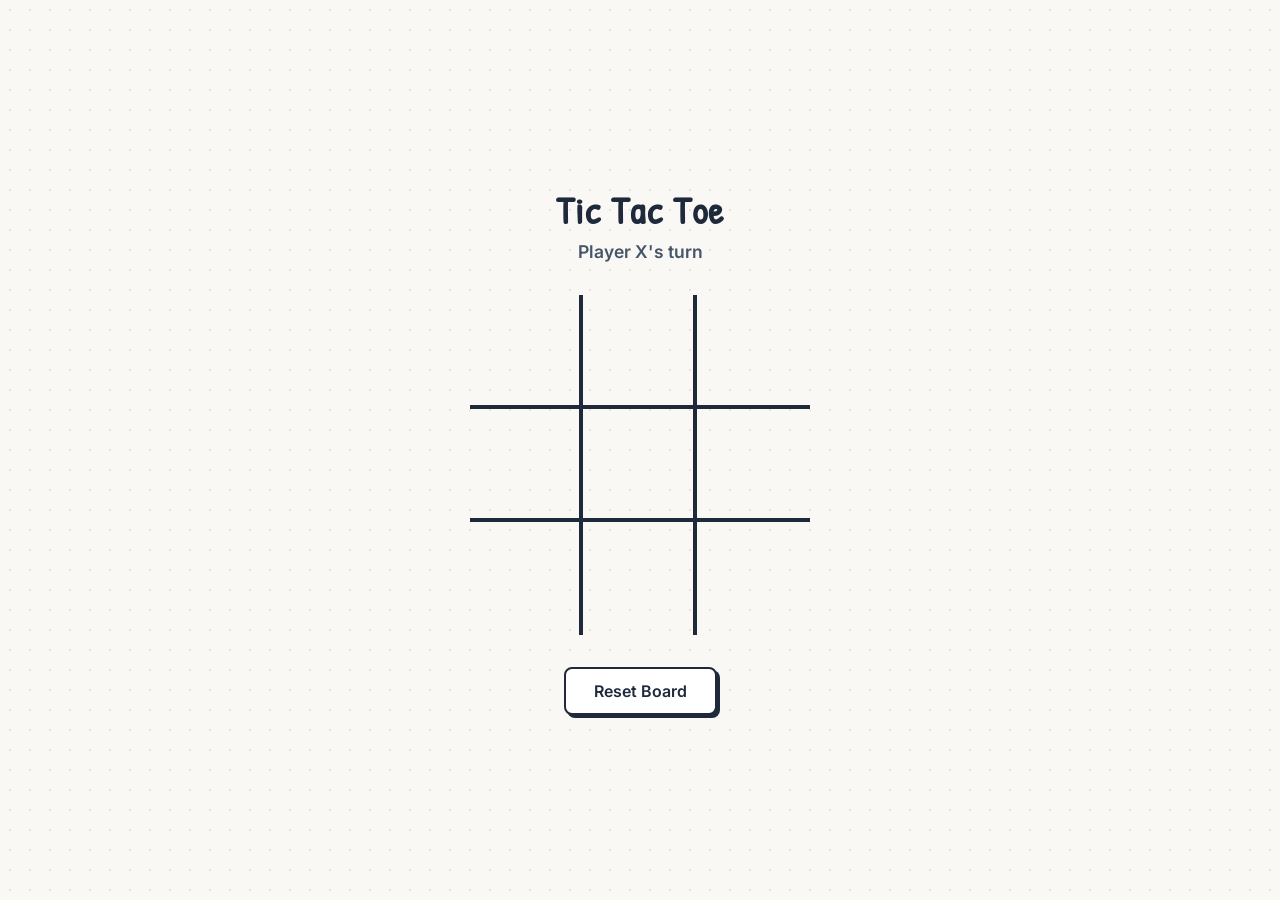
<file: index.html>
<!DOCTYPE html>
<html lang="en">
<head>
  <meta charset="UTF-8">
  <meta name="viewport" content="width=device-width, initial-scale=1.0">
  <title>Tic Tac Toe</title>
  <!-- Load Inter and a hand-drawn marker font for authentic pen-and-paper X/O styling -->
  <link rel="preconnect" href="https://fonts.googleapis.com">
  <link rel="preconnect" href="https://fonts.gstatic.com" crossorigin>
  <link href="https://fonts.googleapis.com/css2?family=Inter:wght@500;600;700&family=Patrick+Hand&display=swap" rel="stylesheet">
  
  <style>
    /* Reset and Base Paper Layout */
    * {
      box-sizing: border-box;
      margin: 0;
      padding: 0;
      font-family: 'Inter', system-ui, -apple-system, sans-serif;
      -webkit-tap-highlight-color: transparent;
    }

    body {
      display: flex;
      flex-direction: column;
      align-items: center;
      justify-content: center;
      min-height: 100vh;
      background-color: #faf8f5;
      /* Subtle lined-paper texture feel */
      background-image: radial-gradient(#e7e2d8 1px, transparent 1px);
      background-size: 20px 20px;
      color: #1e293b;
      padding: 1.5rem;
    }

    /* Main Wrapper */
    .game-wrapper {
      width: 100%;
      max-width: 340px;
      display: flex;
      flex-direction: column;
      align-items: center;
    }

    /* Title */
    h1 {
      margin-bottom: 0.35rem;
      font-size: 2.35rem;
      font-family: 'Patrick Hand', cursive, sans-serif;
      letter-spacing: 0.03em;
      color: #1e293b;
      text-align: center;
    }

    /* Dynamic Turn / Win / Draw Status Display */
    .status {
      font-size: 1.1rem;
      margin-bottom: 1.75rem;
      color: #475569;
      font-weight: 600;
      min-height: 1.65rem;
      text-align: center;
      transition: color 0.2s ease, transform 0.2s ease;
    }

    .status.win-text {
      color: #15803d;
      transform: scale(1.05);
    }

    .status.draw-text {
      color: #64748b;
    }

    /* Classic Pen-and-Paper 3x3 Hash (#) Grid (No outer border, zero gap) */
    .board {
      display: grid;
      grid-template-columns: repeat(3, 1fr);
      grid-template-rows: repeat(3, 1fr);
      width: 100%;
      aspect-ratio: 1 / 1;
      margin-bottom: 2rem;
    }

    /* Semantic <button> Grid Cells - Transparent & Borderless by default */
    .cell {
      width: 100%;
      height: 100%;
      background-color: transparent;
      border: none;
      font-family: 'Patrick Hand', cursive, sans-serif;
      font-size: clamp(3.25rem, 15vw, 4.25rem);
      line-height: 1;
      cursor: pointer;
      display: flex;
      align-items: center;
      justify-content: center;
      transition: background-color 0.15s ease, transform 0.12s ease;
      user-select: none;
      position: relative;
    }

    /* Selective nth-child borders to form the classic # hash shape */
    /* Inner vertical lines (right border on column 1 and column 2) */
    .cell:nth-child(3n + 1),
    .cell:nth-child(3n + 2) {
      border-right: 4px solid #1e293b;
    }

    /* Inner horizontal lines (bottom border on row 1 and row 2) */
    .cell:nth-child(-n + 6) {
      border-bottom: 4px solid #1e293b;
    }

    /* Subtle hover highlight on empty paper squares */
    .cell:hover:not(:disabled) {
      background-color: rgba(30, 41, 59, 0.04);
    }

    .cell:focus-visible {
      outline: 3px dashed #2563eb;
      outline-offset: -6px;
    }

    .cell:disabled {
      cursor: default;
    }

    /* Blue Pen Ink for Player X */
    .cell.x {
      color: #2563eb;
      animation: sketchIn 0.18s cubic-bezier(0.22, 1, 0.36, 1);
    }

    /* Red Pen Ink for Player O */
    .cell.o {
      color: #dc2626;
      animation: sketchIn 0.18s cubic-bezier(0.22, 1, 0.36, 1);
    }

    /* Highlighter-style tint on the 3 winning cells */
    .cell.win {
      background-color: rgba(250, 204, 21, 0.32);
    }

    /* Clean Ink-Outlined Reset Button */
    .reset-btn {
      padding: 0.75rem 1.75rem;
      font-size: 1rem;
      font-weight: 600;
      color: #1e293b;
      background-color: #ffffff;
      border: 2px solid #1e293b;
      border-radius: 8px;
      box-shadow: 3px 3px 0px #1e293b;
      cursor: pointer;
      transition: transform 0.1s ease, box-shadow 0.1s ease, background-color 0.15s ease;
    }

    .reset-btn:hover {
      background-color: #f1f5f9;
    }

    .reset-btn:active {
      transform: translate(2px, 2px);
      box-shadow: 1px 1px 0px #1e293b;
    }

    @keyframes sketchIn {
      0% { transform: scale(0.65) rotate(-4deg); opacity: 0; }
      100% { transform: scale(1) rotate(0deg); opacity: 1; }
    }
  </style>
</head>
<body>

  <main class="game-wrapper">
    <h1>Tic Tac Toe</h1>
    
    <!-- Live Status Banner -->
    <div class="status" id="status" role="status" aria-live="polite">Player X's turn</div>

    <!-- 3x3 Paper Grid built using 9 semantic <button> elements -->
    <div class="board" id="board" role="grid" aria-label="Tic Tac Toe 3 by 3 paper grid">
      <button type="button" class="cell" data-index="0" aria-label="Row 1, Column 1, empty"></button>
      <button type="button" class="cell" data-index="1" aria-label="Row 1, Column 2, empty"></button>
      <button type="button" class="cell" data-index="2" aria-label="Row 1, Column 3, empty"></button>
      <button type="button" class="cell" data-index="3" aria-label="Row 2, Column 1, empty"></button>
      <button type="button" class="cell" data-index="4" aria-label="Row 2, Column 2, empty"></button>
      <button type="button" class="cell" data-index="5" aria-label="Row 2, Column 3, empty"></button>
      <button type="button" class="cell" data-index="6" aria-label="Row 3, Column 1, empty"></button>
      <button type="button" class="cell" data-index="7" aria-label="Row 3, Column 2, empty"></button>
      <button type="button" class="cell" data-index="8" aria-label="Row 3, Column 3, empty"></button>
    </div>

    <!-- Reset Button -->
    <button type="button" class="reset-btn" id="reset">Reset Board</button>
  </main>

  <script>
    document.addEventListener('DOMContentLoaded', () => {
      const cells = document.querySelectorAll('.cell');
      const statusText = document.getElementById('status');
      const resetBtn = document.getElementById('reset');

      let boardState = Array(9).fill('');
      let currentPlayer = 'X';
      let gameActive = true;

      const winPatterns = [
        [0, 1, 2], [3, 4, 5], [6, 7, 8], // Horizontal rows
        [0, 3, 6], [1, 4, 7], [2, 5, 8], // Vertical columns
        [0, 4, 8], [2, 4, 6]             // Diagonals
      ];

      /**
       * Handles clicking or tapping any button in the 3x3 paper grid.
       */
      function handleCellClick(e) {
        const cell = e.target;
        const index = parseInt(cell.getAttribute('data-index'), 10);

        if (boardState[index] !== '' || !gameActive) return;

        boardState[index] = currentPlayer;
        cell.textContent = currentPlayer;
        cell.classList.add(currentPlayer.toLowerCase());
        cell.disabled = true;

        const row = Math.floor(index / 3) + 1;
        const col = (index % 3) + 1;
        cell.setAttribute('aria-label', `Row ${row}, Column ${col}, marked ${currentPlayer}`);

        checkResult();
      }

      /**
       * Checks for a win, draw, or switches turns.
       */
      function checkResult() {
        let winningCombo = null;

        for (const pattern of winPatterns) {
          const [a, b, c] = pattern;
          if (
            boardState[a] !== '' &&
            boardState[a] === boardState[b] &&
            boardState[a] === boardState[c]
          ) {
            winningCombo = pattern;
            break;
          }
        }

        if (winningCombo) {
          statusText.textContent = `Player ${currentPlayer} wins!`;
          statusText.classList.add('win-text');
          gameActive = false;

          winningCombo.forEach(index => cells[index].classList.add('win'));
          cells.forEach(cell => (cell.disabled = true));
          return;
        }

        if (!boardState.includes('')) {
          statusText.textContent = "It's a draw!";
          statusText.classList.add('draw-text');
          gameActive = false;
          return;
        }

        currentPlayer = currentPlayer === 'X' ? 'O' : 'X';
        statusText.textContent = `Player ${currentPlayer}'s turn`;
      }

      /**
       * Clears the paper grid for a fresh game.
       */
      function resetGame() {
        boardState.fill('');
        currentPlayer = 'X';
        gameActive = true;

        statusText.textContent = "Player X's turn";
        statusText.classList.remove('win-text', 'draw-text');

        cells.forEach((cell, index) => {
          cell.textContent = '';
          cell.disabled = false;
          cell.classList.remove('x', 'o', 'win');

          const row = Math.floor(index / 3) + 1;
          const col = (index % 3) + 1;
          cell.setAttribute('aria-label', `Row ${row}, Column ${col}, empty`);
        });
      }

      cells.forEach(cell => cell.addEventListener('click', handleCellClick));
      resetBtn.addEventListener('click', resetGame);
    });
  </script>

</body>
</html>
</file>
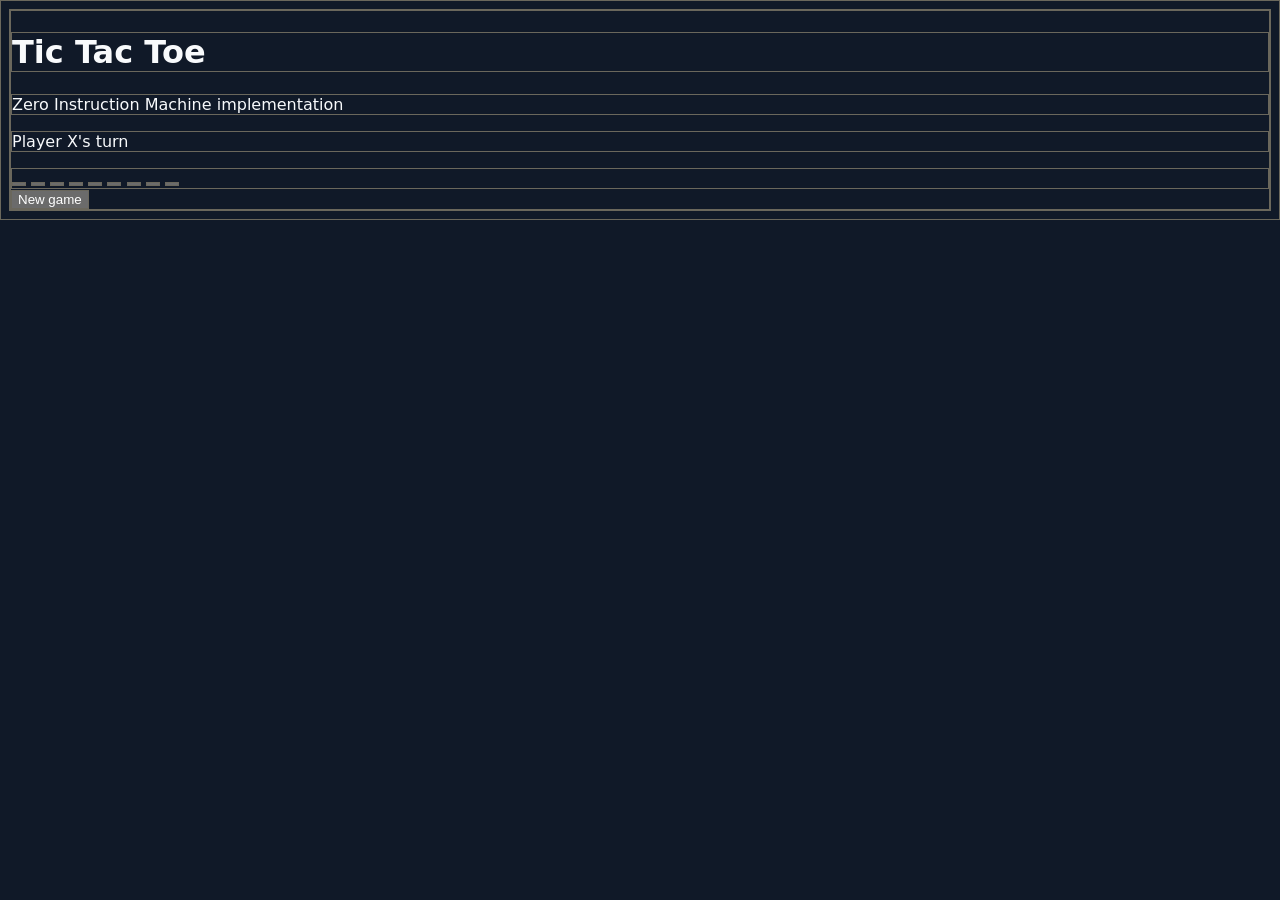
<file: x-index.html>
<!DOCTYPE html>
<html lang="en">

<head>
	<meta charset="UTF-8">
	<meta name="viewport" content="width=device-width, initial-scale=1">
	<!-- <meta name="theme-color" content="#101827"> -->
	<title>Tic Tac Toe Z.I.M</title>
	<script type="module" src="./game-logic.js"></script>
	<link rel="stylesheet" href="./style.css">
</head>

<body>
	<main>
		<h1>Tic Tac Toe</h1>
		<p class="subtitle">Zero Instruction Machine implementation</p>
		<p class="status" id="status" aria-live="polite">Player X's turn</p>

		<div class="board" role="group" aria-label="Tic Tac Toe board">
			<button class="cell" type="button" aria-label="Row 1, column 1"></button>
			<button class="cell" type="button" aria-label="Row 1, column 2"></button>
			<button class="cell" type="button" aria-label="Row 1, column 3"></button>
			<button class="cell" type="button" aria-label="Row 2, column 1"></button>
			<button class="cell" type="button" aria-label="Row 2, column 2"></button>
			<button class="cell" type="button" aria-label="Row 2, column 3"></button>
			<button class="cell" type="button" aria-label="Row 3, column 1"></button>
			<button class="cell" type="button" aria-label="Row 3, column 2"></button>
			<button class="cell" type="button" aria-label="Row 3, column 3"></button>
		</div>

		<button class="reset" id="reset" type="button">New game</button>
	</main>
</body>

</html>
</file>
<file: style.css>
/* style sheet */


:root {
        color-scheme: dark;
        font-family: system-ui, sans-serif;
        background: hsl(219, 42%, 11%);
        color: hsl(210, 40%, 98%);
        /* font-synthesis: none; */
        /* text-rendering: optimizeLegibility; */
}


* {
        box-sizing: border-box;
        border: 1px solid hsl(47, 7%, 39%);
}

body {
}

main {
}

h1 {
}

.subtitle {
}

.status {
}


.board {
        /* display: grid; */
        /* grid-template-columns: repeat(3, minmax(0, 1fr)); */
        /* gap: clamp(.55rem, 2.5vw, .85rem); */
        /* aspect-ratio: 1; */
}

.cell {
}


.reset {
}

.reset:hover {
}
</file>
